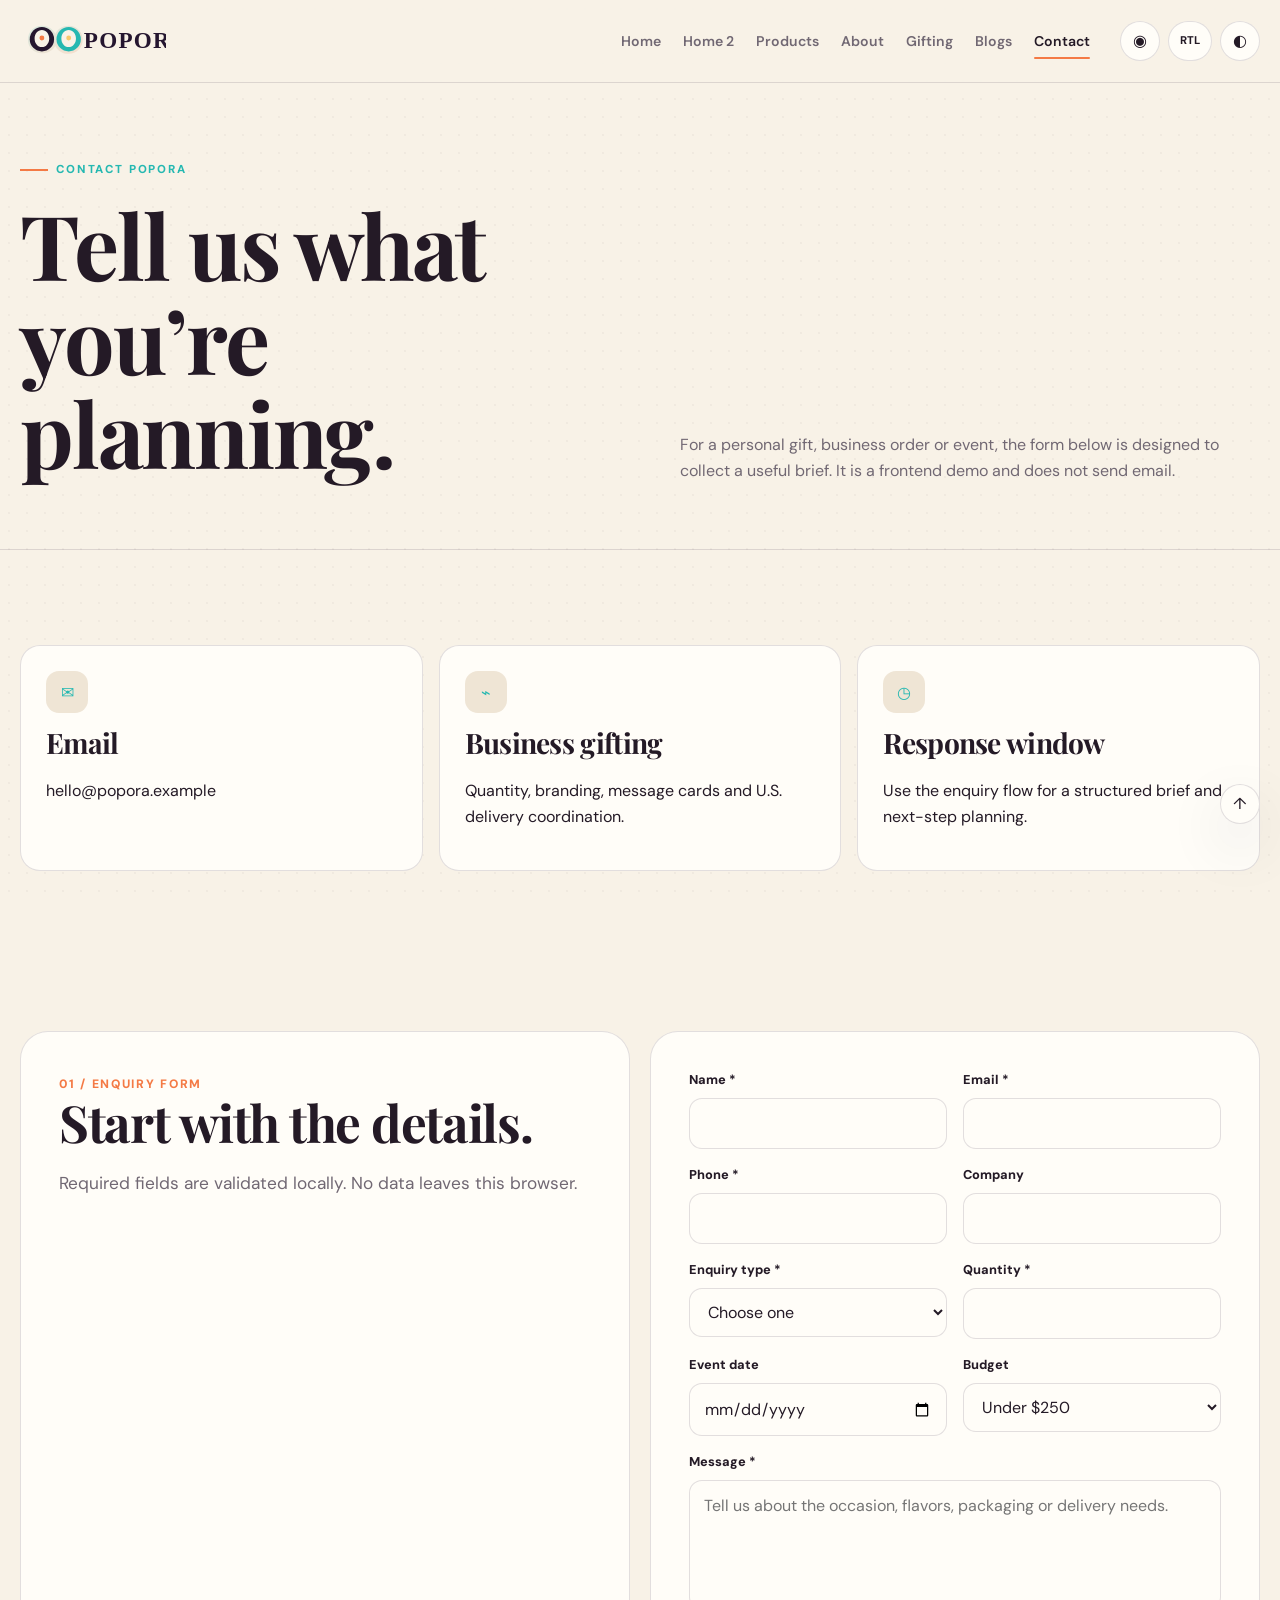
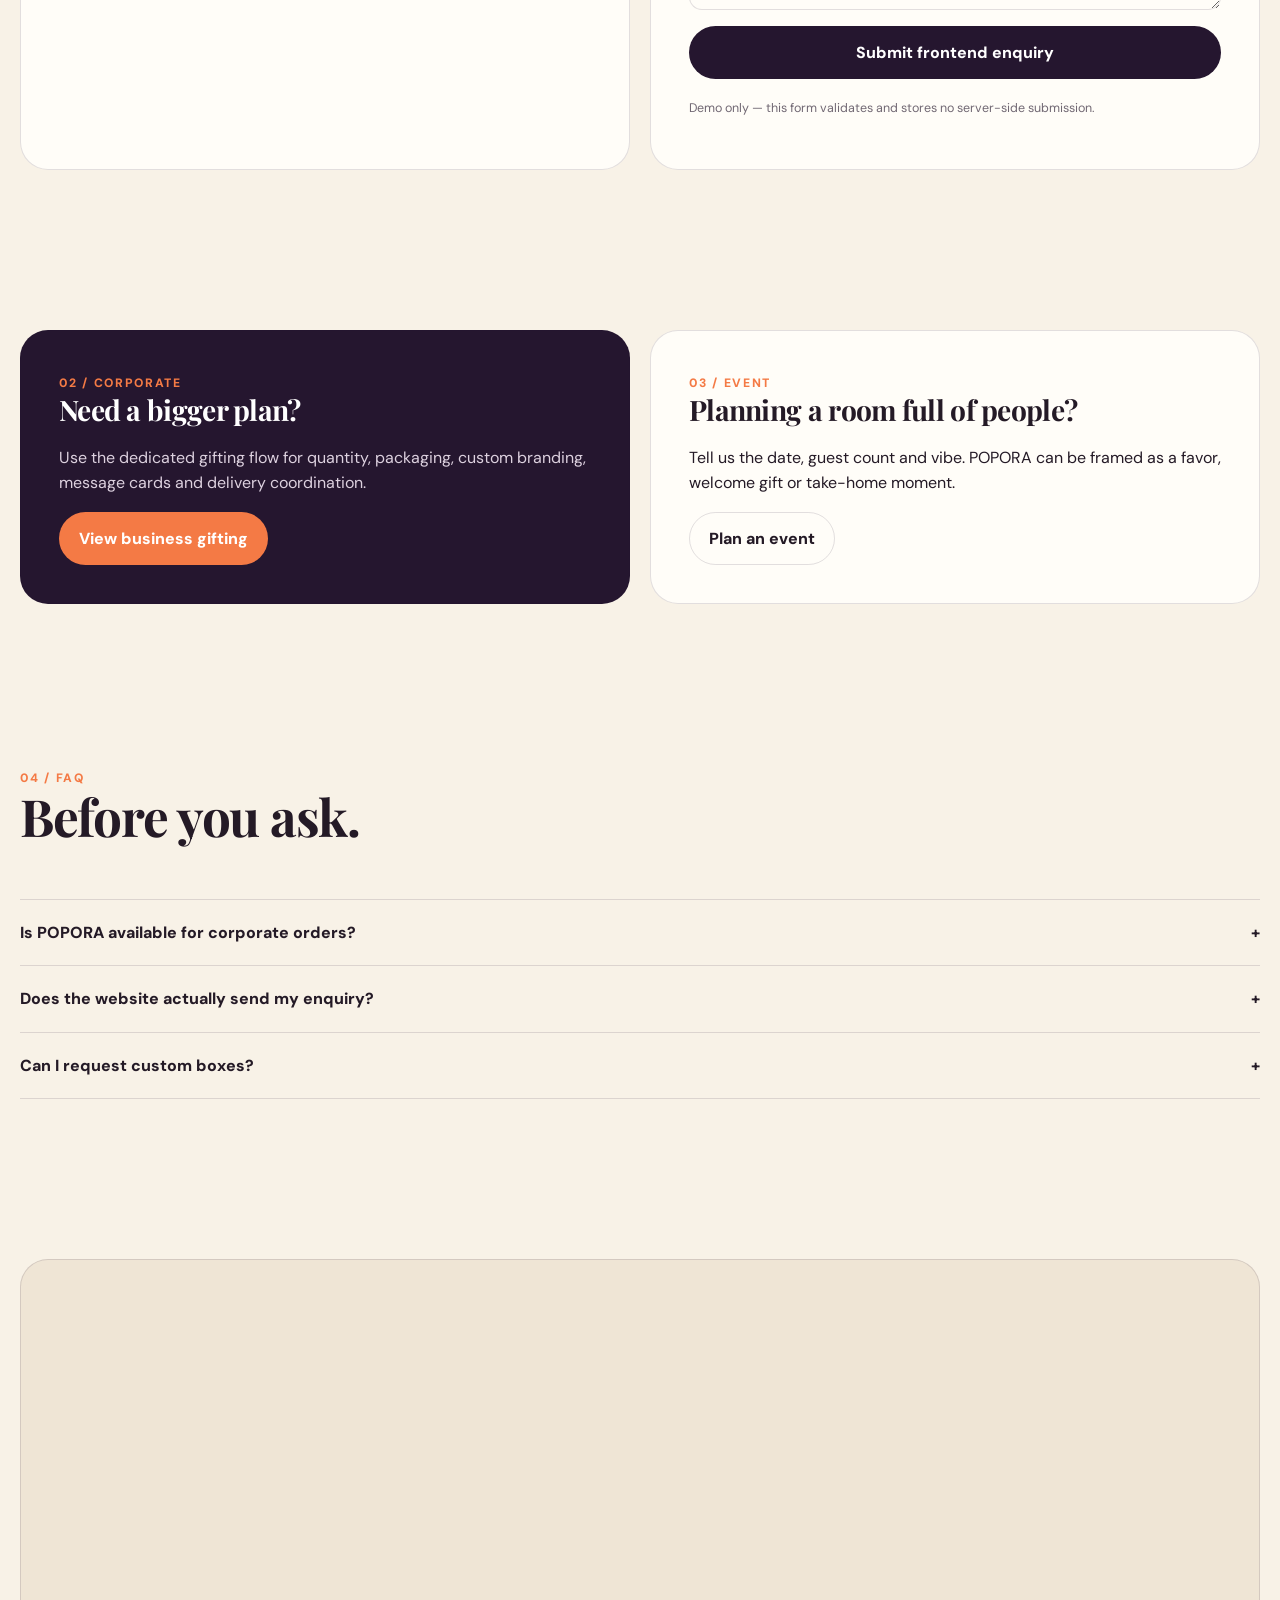
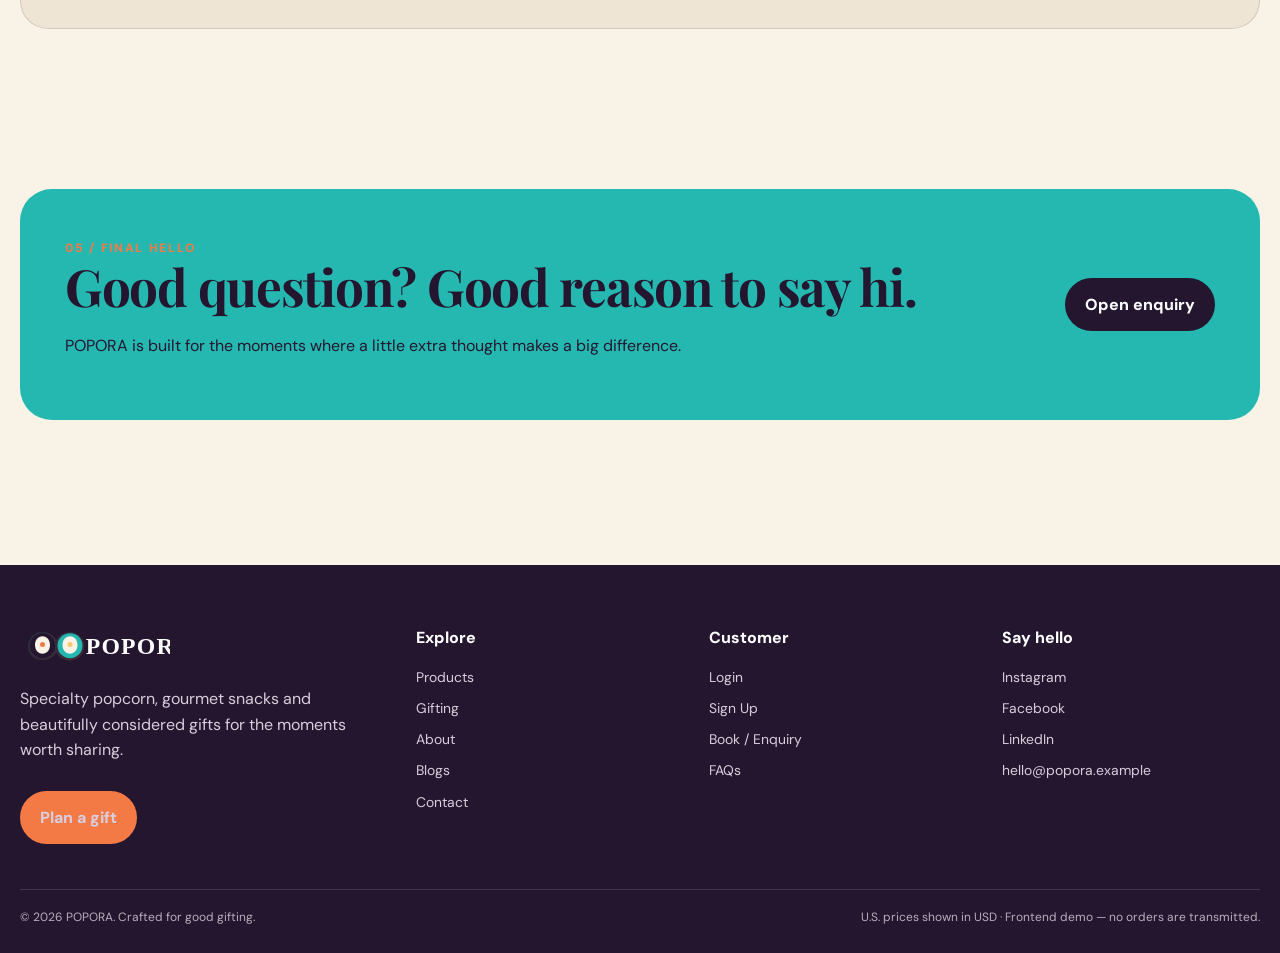
<file: contact.html>
<!doctype html>
<html lang="en" dir="ltr">
<head>
<meta charset="utf-8">
<meta name="viewport" content="width=device-width, initial-scale=1">
<title>Contact | POPORA</title>
<meta name="description" content="Contact POPORA for personal gifting, corporate gifting and event enquiries. Frontend-only enquiry form.">
<meta name="keywords" content="POPORA, gourmet popcorn, specialty snacks, gift boxes, corporate gifting, event gifting">
<meta name="robots" content="index,follow">
<meta name="author" content="POPORA">
<meta name="theme-color" content="#25162F">
<meta property="og:title" content="Contact | POPORA"><meta property="og:description" content="Contact POPORA for personal gifting, corporate gifting and event enquiries. Frontend-only enquiry form."><meta property="og:image" content="assets/logo.svg"><meta property="og:type" content="website"><meta property="og:url" content="https://popora.example/contact.html">
<meta name="twitter:card" content="summary_large_image"><meta name="twitter:title" content="Contact | POPORA"><meta name="twitter:description" content="Contact POPORA for personal gifting, corporate gifting and event enquiries. Frontend-only enquiry form.">
<link rel="canonical" href="https://popora.example/contact.html">
<link rel="icon" href="assets/favicon.svg" type="image/svg+xml">
<link rel="stylesheet" href="css/style.css">
</head><body>
<a class="skip-link" href="#main">Skip to content</a>
<header class="site-header" data-contact>
  <div class="container nav-wrap">
    <a class="brand" href="index.html" aria-label="POPORA home"><img class="brand-logo brand-logo-dark" src="assets/logo.svg" alt="POPORA"><img class="brand-logo brand-logo-light" src="assets/logo-light.svg" alt="" aria-hidden="true"></a>
    <nav class="nav" aria-label="Primary navigation"><a href="index.html" class="">Home</a><a href="home2.html" class="">Home 2</a><a href="products.html" class="">Products</a><a href="about.html" class="">About</a><a href="services.html" class="">Gifting</a><a href="blogs.html" class="">Blogs</a><a href="contact.html" class="active">Contact</a></nav>
    <div class="nav-tools">
      <button class="icon-btn" data-contact-toggle aria-label="Open account and contact menu" aria-expanded="false">◉</button>
      <button class="control-btn" data-dir-toggle aria-label="Switch text direction">RTL</button>
      <button class="icon-btn" data-theme-toggle aria-label="Switch color theme">◐</button>
      <button class="icon-btn hamburger" data-menu-toggle aria-label="Open navigation menu" aria-expanded="false">☰</button>
    </div>
    <div class="contact-pop" data-contact-pop role="menu">
      <a href="login.html">↳ <span>Login</span></a>
      <a href="signup.html">＋ <span>Sign Up</span></a>
      <a href="enquiry.html">✦ <span>Book / Enquiry</span></a>
    </div>
  </div>
  <div class="mobile-panel" data-mobile-panel><div class="container inner"><a href="index.html">Home</a><a href="home2.html">Home 2</a><a href="products.html">Products</a><a href="about.html">About</a><a href="services.html">Gifting</a><a href="blogs.html">Blogs</a><a href="contact.html">Contact</a></div></div>
</header><main id="main">
<section class="page-hero"><div class="container page-hero-grid"><div><span class="eyebrow">Contact POPORA</span><h1>Tell us what you’re planning.</h1></div><p>For a personal gift, business order or event, the form below is designed to collect a useful brief. It is a frontend demo and does not send email.</p></div></section>
<section class="section"><div class="container info-grid"><article class="info-card"><div class="info-icon">✉</div><h3>Email</h3><p>hello@popora.example</p></article><article class="info-card"><div class="info-icon">⌁</div><h3>Business gifting</h3><p>Quantity, branding, message cards and U.S. delivery coordination.</p></article><article class="info-card"><div class="info-icon">◷</div><h3>Response window</h3><p>Use the enquiry flow for a structured brief and next-step planning.</p></article></div></section>
<section class="section-tight"><div class="container split"><div class="panel"><span class="kicker">01 / enquiry form</span><h2>Start with the details.</h2><p class="lede">Required fields are validated locally. No data leaves this browser.</p></div><form class="panel form-grid" data-demo-form="contact"><div class="field"><label for="c-name">Name *</label><input id="c-name" required></div><div class="field"><label for="c-email">Email *</label><input id="c-email" type="email" required></div><div class="field"><label for="c-phone">Phone *</label><input id="c-phone" required></div><div class="field"><label for="c-company">Company</label><input id="c-company"></div><div class="field"><label for="c-type">Enquiry type *</label><select id="c-type" required><option value="">Choose one</option><option>Personal gifting</option><option>Corporate gifting</option><option>Event gifting</option><option>Custom box</option></select></div><div class="field"><label for="c-qty">Quantity *</label><input id="c-qty" type="number" min="1" required></div><div class="field"><label for="c-date">Event date</label><input id="c-date" type="date"></div><div class="field"><label for="c-budget">Budget</label><select id="c-budget"><option>Under $250</option><option>$250–$750</option><option>$750–$2,500</option><option>$2,500+</option></select></div><div class="field full"><label for="c-message">Message *</label><textarea id="c-message" required placeholder="Tell us about the occasion, flavors, packaging or delivery needs."></textarea></div><div class="field full"><button class="btn btn-primary" type="submit">Submit frontend enquiry</button><p class="form-note">Demo only — this form validates and stores no server-side submission.</p></div></form></div></section>
<section class="section"><div class="container split"><article class="panel dark"><span class="kicker">02 / corporate</span><h3>Need a bigger plan?</h3><p>Use the dedicated gifting flow for quantity, packaging, custom branding, message cards and delivery coordination.</p><a class="btn btn-accent" href="services.html">View business gifting</a></article><article class="panel"><span class="kicker">03 / event</span><h3>Planning a room full of people?</h3><p>Tell us the date, guest count and vibe. POPORA can be framed as a favor, welcome gift or take-home moment.</p><a class="btn btn-secondary" href="enquiry.html">Plan an event</a></article></div></section>
<section class="section-tight" id="faq"><div class="container"><div class="section-head"><div><span class="kicker">04 / FAQ</span><h2>Before you ask.</h2></div></div><div class="faq"><div class="faq-item"><button class="faq-q">Is POPORA available for corporate orders? <span>+</span></button><div class="faq-a">Yes. The frontend experience supports a corporate brief covering quantity, packaging, custom branding, message cards and delivery coordination.</div></div><div class="faq-item"><button class="faq-q">Does the website actually send my enquiry? <span>+</span></button><div class="faq-a">No. This is a frontend-only demo. The form validates locally and displays a success toast without claiming to transmit information.</div></div><div class="faq-item"><button class="faq-q">Can I request custom boxes? <span>+</span></button><div class="faq-a">Yes. Use the enquiry page to describe the occasion, quantity, budget and packaging direction.</div></div></div></div></section>
<section class="section"><div class="container map"><iframe title="U.S. map" loading="lazy" src="https://www.google.com/maps?q=New%20York%20City&output=embed"></iframe></div></section>
<section class="section-tight"><div class="container"><div class="cta-band"><div><span class="kicker">05 / final hello</span><h2>Good question? Good reason to say hi.</h2><p>POPORA is built for the moments where a little extra thought makes a big difference.</p></div><a class="btn btn-primary" href="enquiry.html">Open enquiry</a></div></div></section>
</main>
<footer class="site-footer">
 <div class="container">
  <div class="footer-grid">
   <div class="footer-brand"><img class="footer-logo" src="assets/logo-light.svg" alt="POPORA"><p>Specialty popcorn, gourmet snacks and beautifully considered gifts for the moments worth sharing.</p><div class="actions"><a class="btn btn-accent" href="enquiry.html">Plan a gift</a></div></div>
   <div><div class="footer-title">Explore</div><div class="footer-links"><a href="products.html">Products</a><a href="services.html">Gifting</a><a href="about.html">About</a><a href="blogs.html">Blogs</a><a href="contact.html">Contact</a></div></div>
   <div><div class="footer-title">Customer</div><div class="footer-links"><a href="login.html">Login</a><a href="signup.html">Sign Up</a><a href="enquiry.html">Book / Enquiry</a><a href="contact.html#faq">FAQs</a></div></div>
   <div><div class="footer-title">Say hello</div><div class="footer-links"><a href="#">Instagram</a><a href="#">Facebook</a><a href="#">LinkedIn</a><a href="mailto:hello@popora.example">hello@popora.example</a></div></div>
  </div>
  <div class="footer-bottom"><span>© <span data-year></span> POPORA. Crafted for good gifting.</span><span>U.S. prices shown in USD · Frontend demo — no orders are transmitted.</span></div>
 </div>
</footer>
<div class="toast" role="status" aria-live="polite"></div>
<button class="icon-btn" data-top hidden style="position:fixed;right:20px;bottom:76px;z-index:1500;box-shadow:var(--shadow)" aria-label="Back to top">↑</button>
<script src="js/script.js"></script></body></html>
</file>
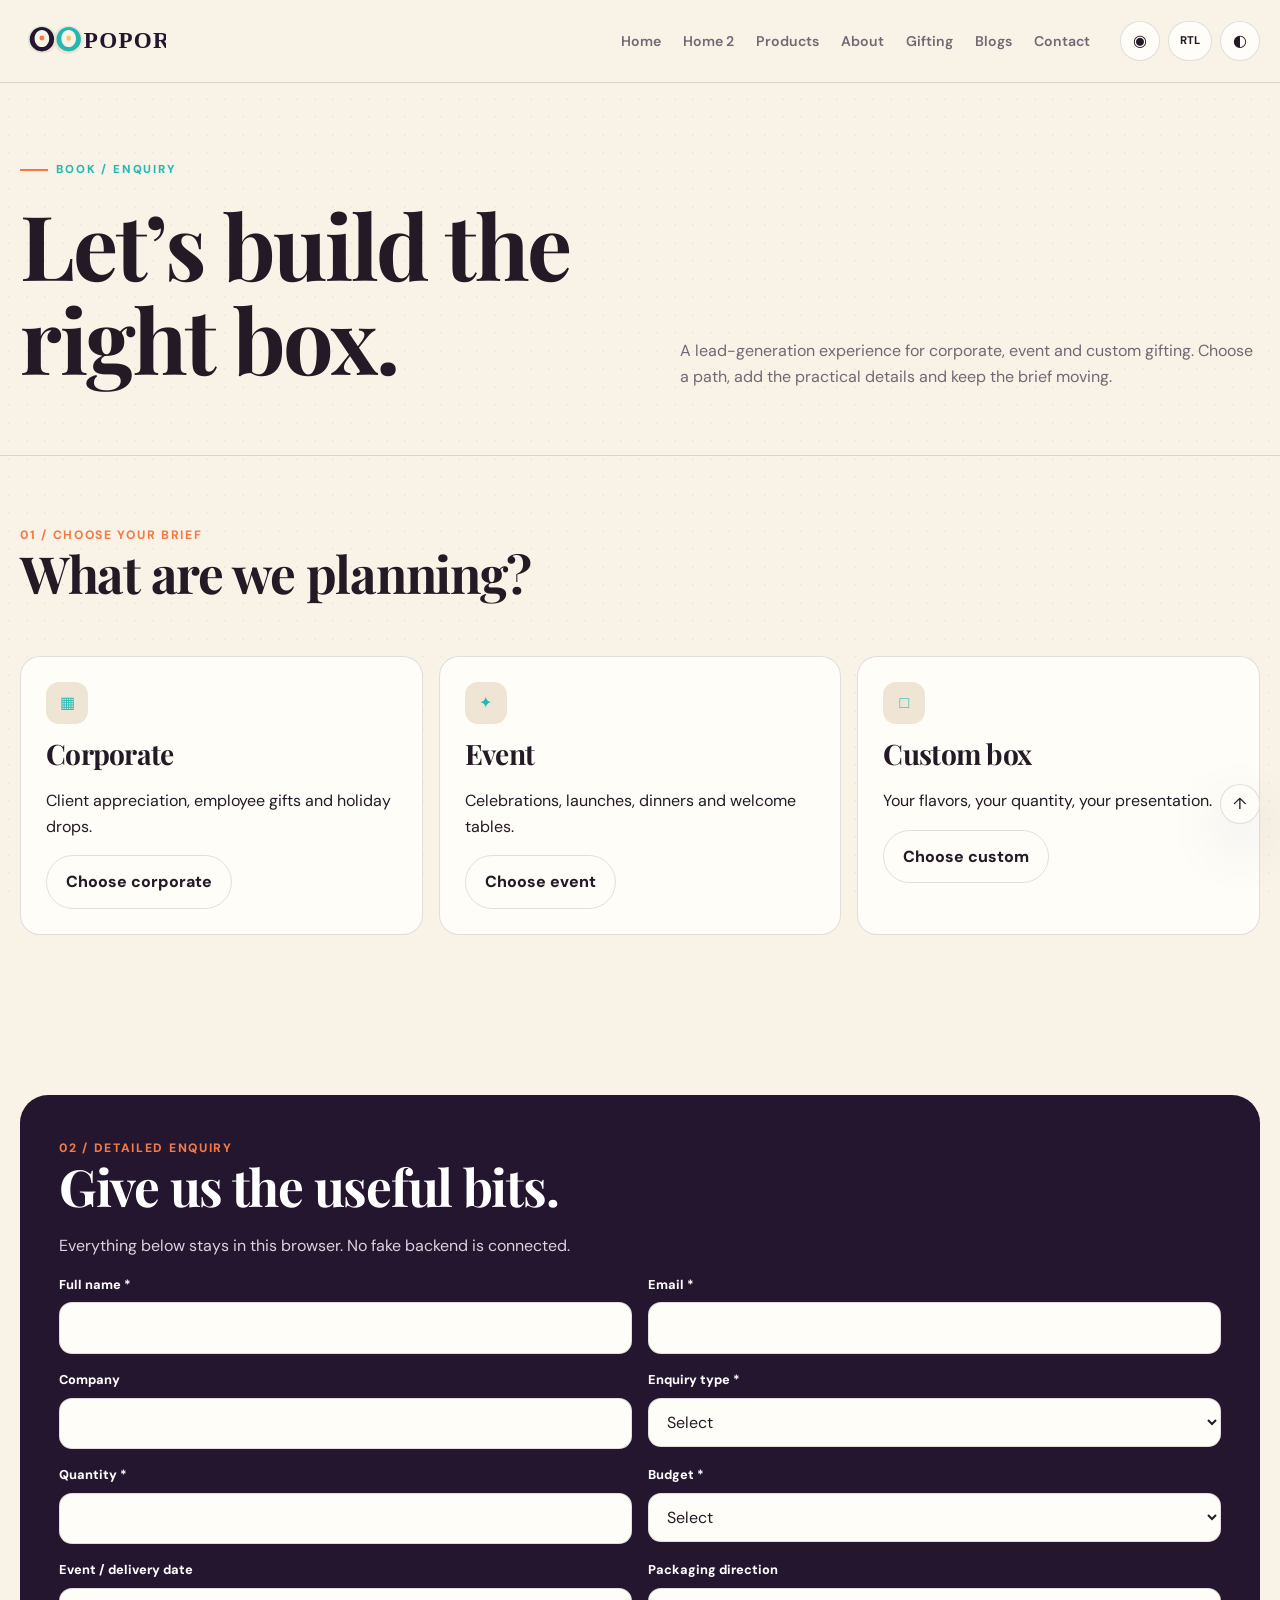
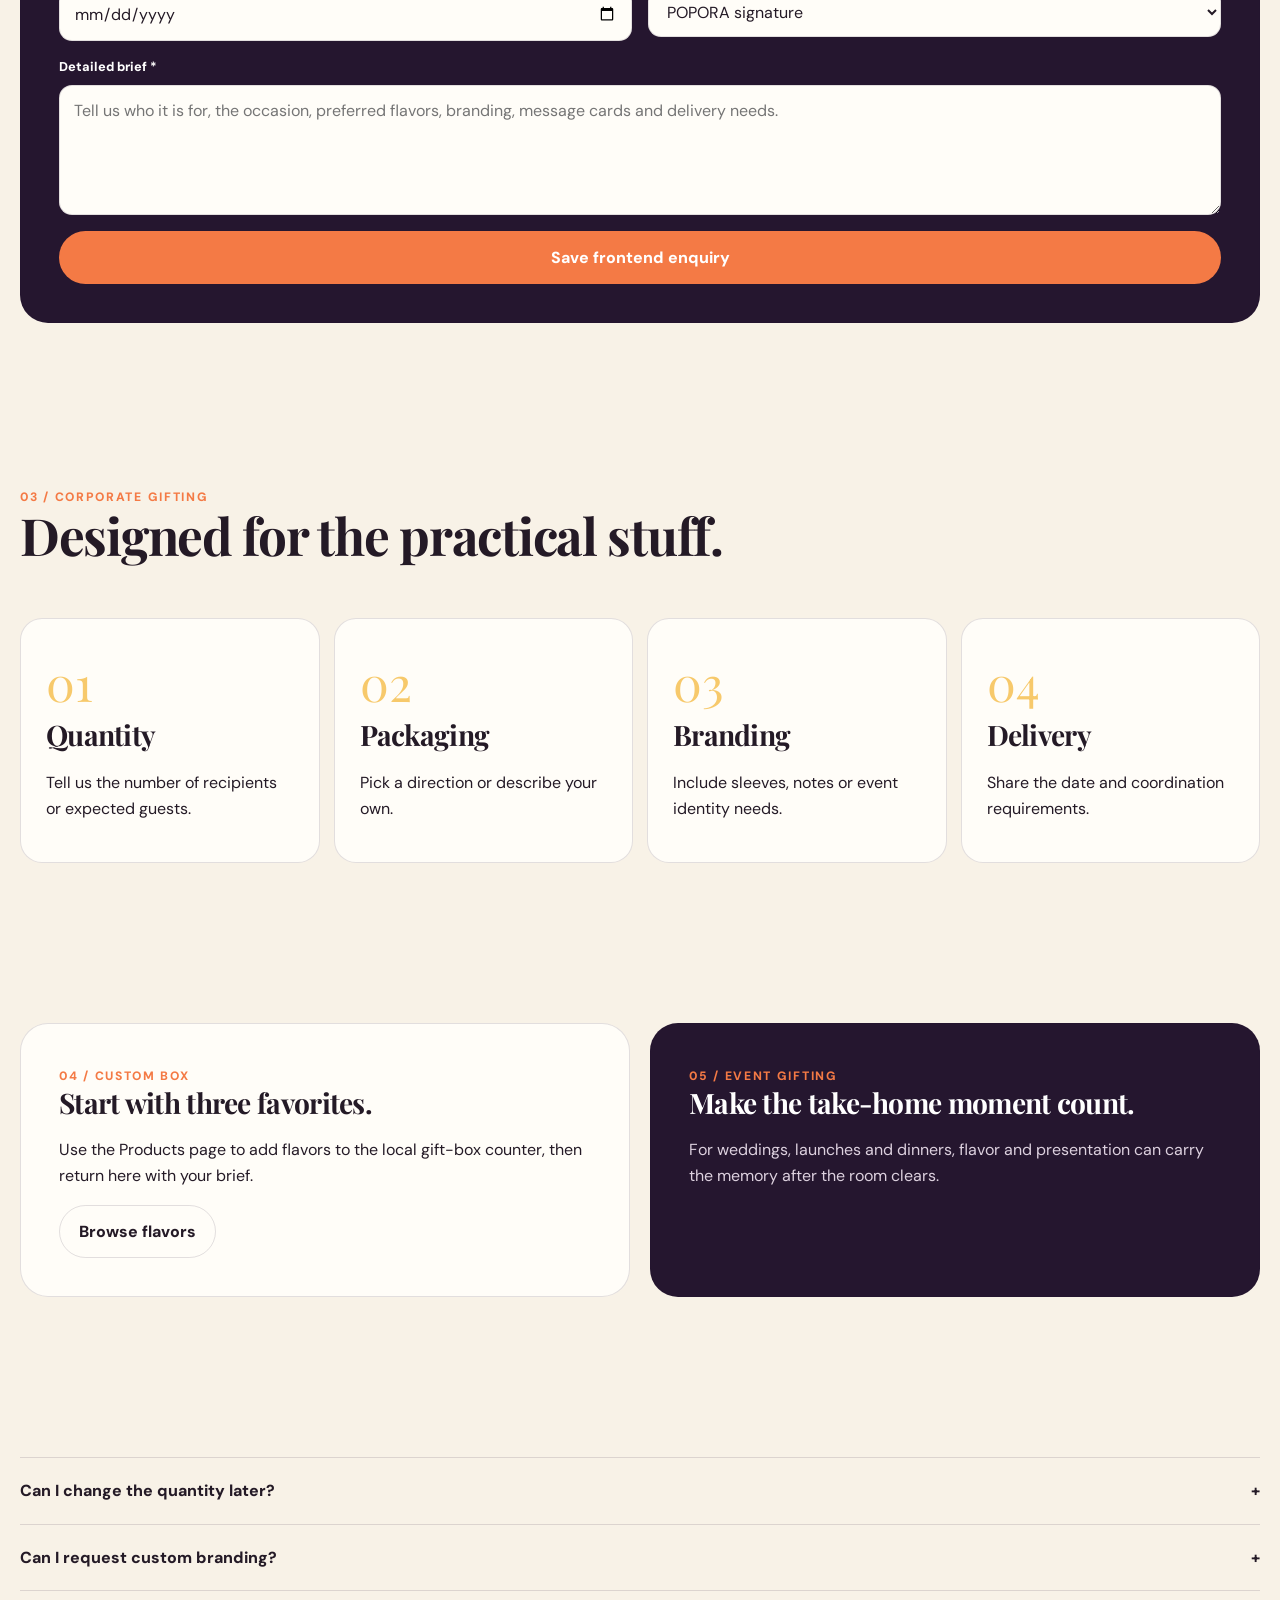
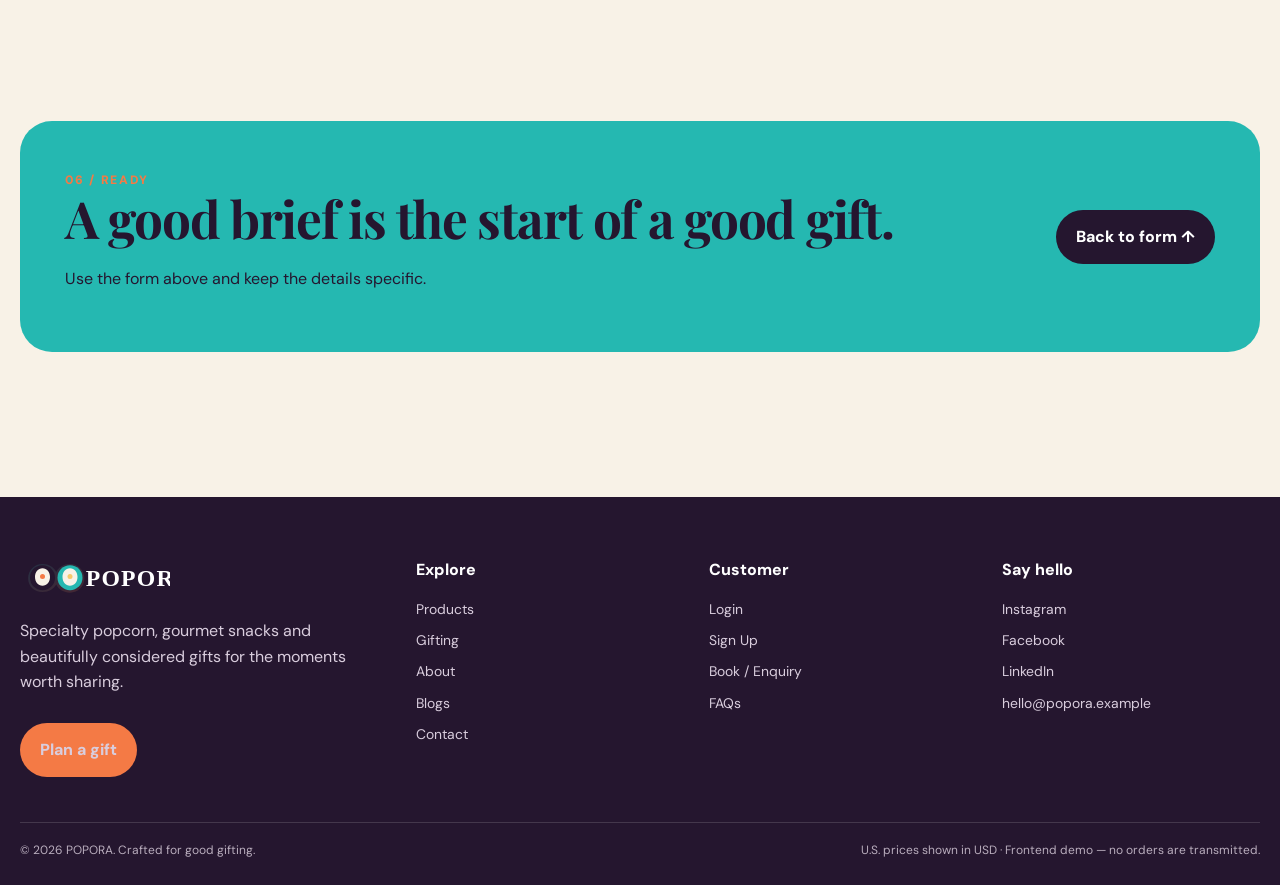
<file: enquiry.html>
<!doctype html>
<html lang="en" dir="ltr">
<head>
<meta charset="utf-8">
<meta name="viewport" content="width=device-width, initial-scale=1">
<title>Enquiry / Book | POPORA</title>
<meta name="description" content="Start a POPORA gifting enquiry for corporate, event or custom gift boxes.">
<meta name="keywords" content="POPORA, gourmet popcorn, specialty snacks, gift boxes, corporate gifting, event gifting">
<meta name="robots" content="index,follow">
<meta name="author" content="POPORA">
<meta name="theme-color" content="#25162F">
<meta property="og:title" content="Enquiry / Book | POPORA"><meta property="og:description" content="Start a POPORA gifting enquiry for corporate, event or custom gift boxes."><meta property="og:image" content="assets/logo.svg"><meta property="og:type" content="website"><meta property="og:url" content="https://popora.example/enquiry--book.html">
<meta name="twitter:card" content="summary_large_image"><meta name="twitter:title" content="Enquiry / Book | POPORA"><meta name="twitter:description" content="Start a POPORA gifting enquiry for corporate, event or custom gift boxes.">
<link rel="canonical" href="https://popora.example/enquiry--book.html">
<link rel="icon" href="assets/favicon.svg" type="image/svg+xml">
<link rel="stylesheet" href="css/style.css">
</head><body>
<a class="skip-link" href="#main">Skip to content</a>
<header class="site-header" data-contact>
  <div class="container nav-wrap">
    <a class="brand" href="index.html" aria-label="POPORA home"><img class="brand-logo brand-logo-dark" src="assets/logo.svg" alt="POPORA"><img class="brand-logo brand-logo-light" src="assets/logo-light.svg" alt="" aria-hidden="true"></a>
    <nav class="nav" aria-label="Primary navigation"><a href="index.html" class="">Home</a><a href="home2.html" class="">Home 2</a><a href="products.html" class="">Products</a><a href="about.html" class="">About</a><a href="services.html" class="">Gifting</a><a href="blogs.html" class="">Blogs</a><a href="contact.html" class="">Contact</a></nav>
    <div class="nav-tools">
      <button class="icon-btn" data-contact-toggle aria-label="Open account and contact menu" aria-expanded="false">◉</button>
      <button class="control-btn" data-dir-toggle aria-label="Switch text direction">RTL</button>
      <button class="icon-btn" data-theme-toggle aria-label="Switch color theme">◐</button>
      <button class="icon-btn hamburger" data-menu-toggle aria-label="Open navigation menu" aria-expanded="false">☰</button>
    </div>
    <div class="contact-pop" data-contact-pop role="menu">
      <a href="login.html">↳ <span>Login</span></a>
      <a href="signup.html">＋ <span>Sign Up</span></a>
      <a href="enquiry.html">✦ <span>Book / Enquiry</span></a>
    </div>
  </div>
  <div class="mobile-panel" data-mobile-panel><div class="container inner"><a href="index.html">Home</a><a href="home2.html">Home 2</a><a href="products.html">Products</a><a href="about.html">About</a><a href="services.html">Gifting</a><a href="blogs.html">Blogs</a><a href="contact.html">Contact</a></div></div>
</header><main id="main">
<section class="page-hero"><div class="container page-hero-grid"><div><span class="eyebrow">Book / Enquiry</span><h1>Let’s build the right box.</h1></div><p>A lead-generation experience for corporate, event and custom gifting. Choose a path, add the practical details and keep the brief moving.</p></div></section>
<section class="section-tight"><div class="container"><div class="section-head"><div><span class="kicker">01 / choose your brief</span><h2>What are we planning?</h2></div></div><div class="info-grid"><article class="info-card"><div class="info-icon">▦</div><h3>Corporate</h3><p>Client appreciation, employee gifts and holiday drops.</p><a class="btn btn-secondary" href="#form">Choose corporate</a></article><article class="info-card"><div class="info-icon">✦</div><h3>Event</h3><p>Celebrations, launches, dinners and welcome tables.</p><a class="btn btn-secondary" href="#form">Choose event</a></article><article class="info-card"><div class="info-icon">□</div><h3>Custom box</h3><p>Your flavors, your quantity, your presentation.</p><a class="btn btn-secondary" href="#form">Choose custom</a></article></div></div></section>
<section class="section" id="form"><div class="container"><div class="panel dark"><span class="kicker">02 / detailed enquiry</span><h2>Give us the useful bits.</h2><p style="color:#ddd1df">Everything below stays in this browser. No fake backend is connected.</p><form class="form-grid" data-demo-form="enquiry"><div class="field"><label for="e-name">Full name *</label><input id="e-name" required></div><div class="field"><label for="e-email">Email *</label><input id="e-email" type="email" required></div><div class="field"><label for="e-company">Company</label><input id="e-company"></div><div class="field"><label for="e-type">Enquiry type *</label><select id="e-type" required><option value="">Select</option><option>Corporate gifting</option><option>Event gifting</option><option>Custom box</option></select></div><div class="field"><label for="e-qty">Quantity *</label><input id="e-qty" type="number" min="1" required></div><div class="field"><label for="e-budget">Budget *</label><select id="e-budget" required><option value="">Select</option><option>Under $250</option><option>$250–$750</option><option>$750–$2,500</option><option>$2,500+</option></select></div><div class="field"><label for="e-date">Event / delivery date</label><input id="e-date" type="date"></div><div class="field"><label for="e-pack">Packaging direction</label><select id="e-pack"><option>POPORA signature</option><option>Minimal & premium</option><option>Bright & celebratory</option><option>Custom branded</option></select></div><div class="field full"><label for="e-message">Detailed brief *</label><textarea id="e-message" required placeholder="Tell us who it is for, the occasion, preferred flavors, branding, message cards and delivery needs."></textarea></div><div class="field full"><button class="btn btn-accent" type="submit">Save frontend enquiry</button></div></form></div></div></section>
<section class="section-tight"><div class="container"><div class="section-head"><div><span class="kicker">03 / corporate gifting</span><h2>Designed for the practical stuff.</h2></div></div><div class="steps"><article class="step"><span class="step-num">01</span><h3>Quantity</h3><p>Tell us the number of recipients or expected guests.</p></article><article class="step"><span class="step-num">02</span><h3>Packaging</h3><p>Pick a direction or describe your own.</p></article><article class="step"><span class="step-num">03</span><h3>Branding</h3><p>Include sleeves, notes or event identity needs.</p></article><article class="step"><span class="step-num">04</span><h3>Delivery</h3><p>Share the date and coordination requirements.</p></article></div></div></section>
<section class="section"><div class="container split"><article class="panel"><span class="kicker">04 / custom box</span><h3>Start with three favorites.</h3><p>Use the Products page to add flavors to the local gift-box counter, then return here with your brief.</p><a class="btn btn-secondary" href="products.html">Browse flavors</a></article><article class="panel dark"><span class="kicker">05 / event gifting</span><h3>Make the take-home moment count.</h3><p>For weddings, launches and dinners, flavor and presentation can carry the memory after the room clears.</p></article></div></section>
<section class="section-tight"><div class="container"><div class="faq"><div class="faq-item"><button class="faq-q">Can I change the quantity later? <span>+</span></button><div class="faq-a">Yes. Because this is a frontend demo, simply update the form before submitting again.</div></div><div class="faq-item"><button class="faq-q">Can I request custom branding? <span>+</span></button><div class="faq-a">Yes. Select custom branded packaging and describe your needs in the detailed brief.</div></div></div></div></section>
<section class="section-tight"><div class="container"><div class="cta-band"><div><span class="kicker">06 / ready</span><h2>A good brief is the start of a good gift.</h2><p>Use the form above and keep the details specific.</p></div><a class="btn btn-primary" href="#form">Back to form ↑</a></div></div></section>
</main>
<footer class="site-footer">
 <div class="container">
  <div class="footer-grid">
   <div class="footer-brand"><img class="footer-logo" src="assets/logo-light.svg" alt="POPORA"><p>Specialty popcorn, gourmet snacks and beautifully considered gifts for the moments worth sharing.</p><div class="actions"><a class="btn btn-accent" href="enquiry.html">Plan a gift</a></div></div>
   <div><div class="footer-title">Explore</div><div class="footer-links"><a href="products.html">Products</a><a href="services.html">Gifting</a><a href="about.html">About</a><a href="blogs.html">Blogs</a><a href="contact.html">Contact</a></div></div>
   <div><div class="footer-title">Customer</div><div class="footer-links"><a href="login.html">Login</a><a href="signup.html">Sign Up</a><a href="enquiry.html">Book / Enquiry</a><a href="contact.html#faq">FAQs</a></div></div>
   <div><div class="footer-title">Say hello</div><div class="footer-links"><a href="#">Instagram</a><a href="#">Facebook</a><a href="#">LinkedIn</a><a href="mailto:hello@popora.example">hello@popora.example</a></div></div>
  </div>
  <div class="footer-bottom"><span>© <span data-year></span> POPORA. Crafted for good gifting.</span><span>U.S. prices shown in USD · Frontend demo — no orders are transmitted.</span></div>
 </div>
</footer>
<div class="toast" role="status" aria-live="polite"></div>
<button class="icon-btn" data-top hidden style="position:fixed;right:20px;bottom:76px;z-index:1500;box-shadow:var(--shadow)" aria-label="Back to top">↑</button>
<script src="js/script.js"></script></body></html>
</file>
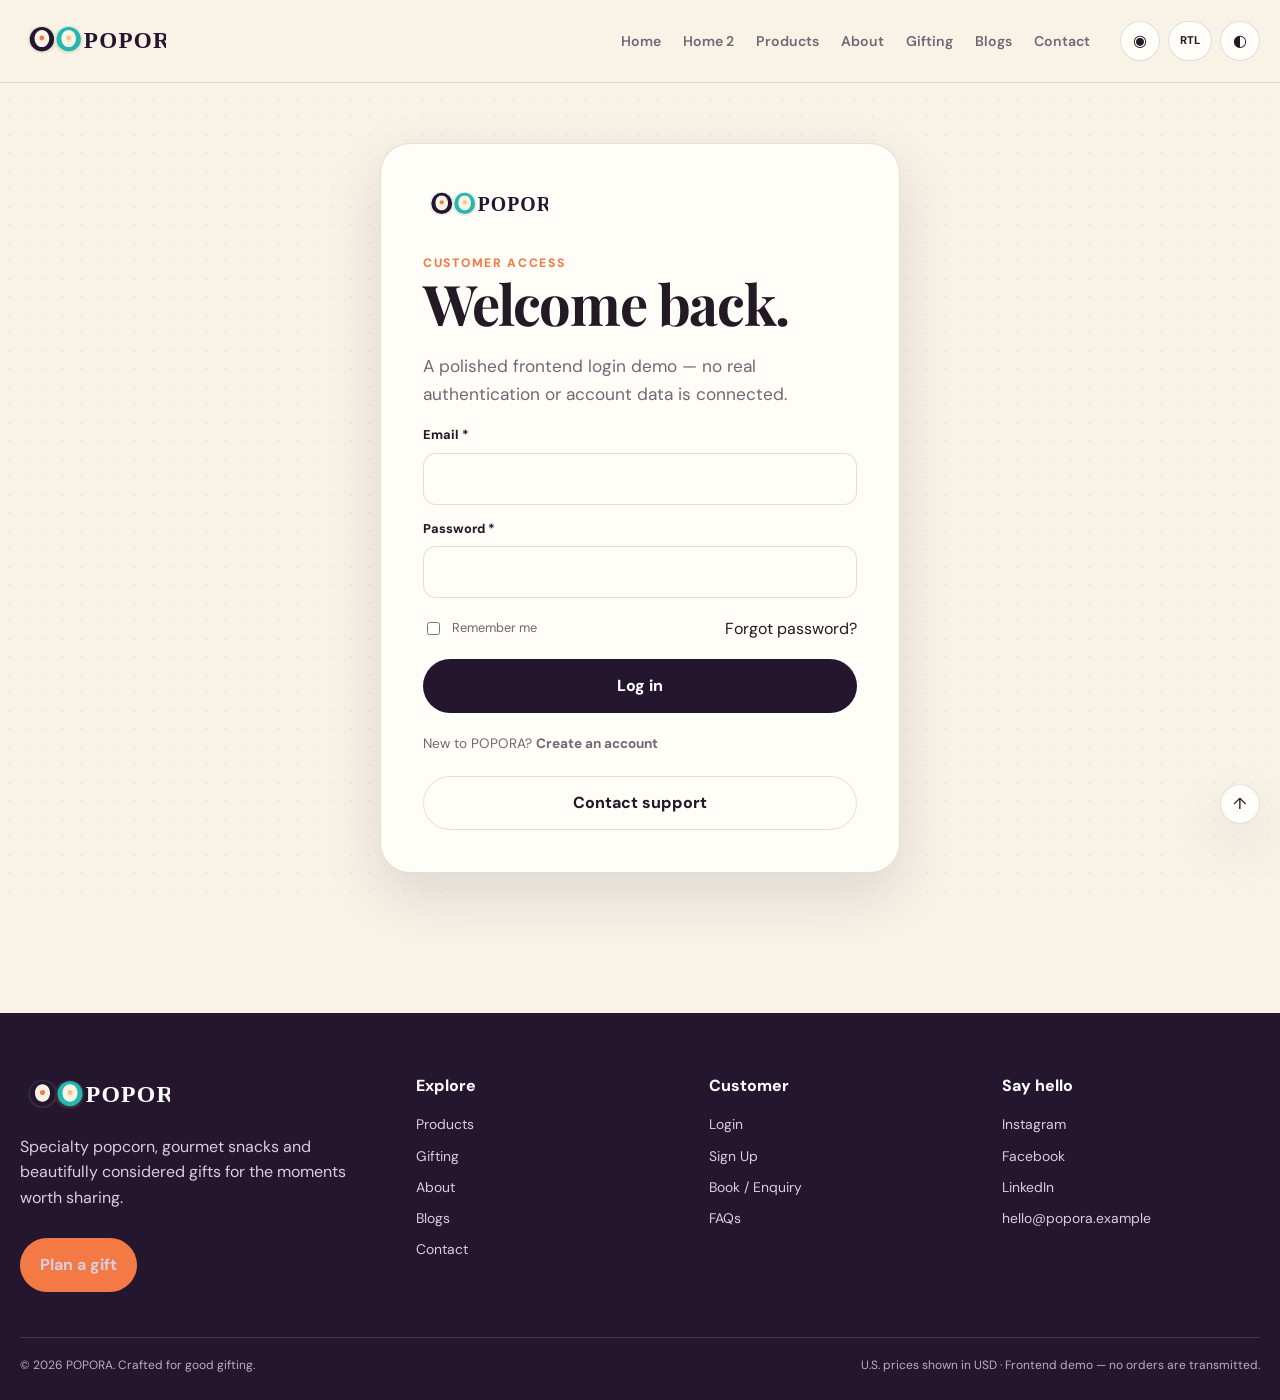
<file: login.html>
<!doctype html>
<html lang="en" dir="ltr">
<head>
<meta charset="utf-8">
<meta name="viewport" content="width=device-width, initial-scale=1">
<title>Login | POPORA</title>
<meta name="description" content="POPORA customer login demo. Frontend-only interface with local validation.">
<meta name="keywords" content="POPORA, gourmet popcorn, specialty snacks, gift boxes, corporate gifting, event gifting">
<meta name="robots" content="index,follow">
<meta name="author" content="POPORA">
<meta name="theme-color" content="#25162F">
<meta property="og:title" content="Login | POPORA"><meta property="og:description" content="POPORA customer login demo. Frontend-only interface with local validation."><meta property="og:image" content="assets/logo.svg"><meta property="og:type" content="website"><meta property="og:url" content="https://popora.example/login.html">
<meta name="twitter:card" content="summary_large_image"><meta name="twitter:title" content="Login | POPORA"><meta name="twitter:description" content="POPORA customer login demo. Frontend-only interface with local validation.">
<link rel="canonical" href="https://popora.example/login.html">
<link rel="icon" href="assets/favicon.svg" type="image/svg+xml">
<link rel="stylesheet" href="css/style.css">
</head><body>
<a class="skip-link" href="#main">Skip to content</a>
<header class="site-header" data-contact>
  <div class="container nav-wrap">
    <a class="brand" href="index.html" aria-label="POPORA home"><img class="brand-logo brand-logo-dark" src="assets/logo.svg" alt="POPORA"><img class="brand-logo brand-logo-light" src="assets/logo-light.svg" alt="" aria-hidden="true"></a>
    <nav class="nav" aria-label="Primary navigation"><a href="index.html" class="">Home</a><a href="home2.html" class="">Home 2</a><a href="products.html" class="">Products</a><a href="about.html" class="">About</a><a href="services.html" class="">Gifting</a><a href="blogs.html" class="">Blogs</a><a href="contact.html" class="">Contact</a></nav>
    <div class="nav-tools">
      <button class="icon-btn" data-contact-toggle aria-label="Open account and contact menu" aria-expanded="false">◉</button>
      <button class="control-btn" data-dir-toggle aria-label="Switch text direction">RTL</button>
      <button class="icon-btn" data-theme-toggle aria-label="Switch color theme">◐</button>
      <button class="icon-btn hamburger" data-menu-toggle aria-label="Open navigation menu" aria-expanded="false">☰</button>
    </div>
    <div class="contact-pop" data-contact-pop role="menu">
      <a href="login.html">↳ <span>Login</span></a>
      <a href="signup.html">＋ <span>Sign Up</span></a>
      <a href="enquiry.html">✦ <span>Book / Enquiry</span></a>
    </div>
  </div>
  <div class="mobile-panel" data-mobile-panel><div class="container inner"><a href="index.html">Home</a><a href="home2.html">Home 2</a><a href="products.html">Products</a><a href="about.html">About</a><a href="services.html">Gifting</a><a href="blogs.html">Blogs</a><a href="contact.html">Contact</a></div></div>
</header><main id="main">
<section class="auth-shell"><div class="auth-card"><img class="logo-small" src="assets/logo.svg" alt="POPORA"><span class="kicker">Customer access</span><h1 style="font-size:3.5rem">Welcome back.</h1><p class="lede">A polished frontend login demo — no real authentication or account data is connected.</p><form data-demo-form="login"><div class="field"><label for="l-email">Email *</label><input id="l-email" type="email" required autocomplete="email"></div><div class="field" style="margin-top:14px"><label for="l-password">Password *</label><input id="l-password" type="password" required minlength="6" autocomplete="current-password"></div><div style="display:flex;justify-content:space-between;gap:12px;align-items:center;margin:18px 0"><label class="check"><input type="checkbox" id="remember"> Remember me</label><a href="contact.html">Forgot password?</a></div><button class="btn btn-primary" style="width:100%" type="submit">Log in</button></form><p style="margin-top:20px;color:var(--muted);font-size:.85rem">New to POPORA? <a href="signup.html"><strong>Create an account</strong></a></p><a class="btn btn-secondary" style="width:100%;margin-top:8px" href="contact.html">Contact support</a></div></section>
</main>
<footer class="site-footer">
 <div class="container">
  <div class="footer-grid">
   <div class="footer-brand"><img class="footer-logo" src="assets/logo-light.svg" alt="POPORA"><p>Specialty popcorn, gourmet snacks and beautifully considered gifts for the moments worth sharing.</p><div class="actions"><a class="btn btn-accent" href="enquiry.html">Plan a gift</a></div></div>
   <div><div class="footer-title">Explore</div><div class="footer-links"><a href="products.html">Products</a><a href="services.html">Gifting</a><a href="about.html">About</a><a href="blogs.html">Blogs</a><a href="contact.html">Contact</a></div></div>
   <div><div class="footer-title">Customer</div><div class="footer-links"><a href="login.html">Login</a><a href="signup.html">Sign Up</a><a href="enquiry.html">Book / Enquiry</a><a href="contact.html#faq">FAQs</a></div></div>
   <div><div class="footer-title">Say hello</div><div class="footer-links"><a href="#">Instagram</a><a href="#">Facebook</a><a href="#">LinkedIn</a><a href="mailto:hello@popora.example">hello@popora.example</a></div></div>
  </div>
  <div class="footer-bottom"><span>© <span data-year></span> POPORA. Crafted for good gifting.</span><span>U.S. prices shown in USD · Frontend demo — no orders are transmitted.</span></div>
 </div>
</footer>
<div class="toast" role="status" aria-live="polite"></div>
<button class="icon-btn" data-top hidden style="position:fixed;right:20px;bottom:76px;z-index:1500;box-shadow:var(--shadow)" aria-label="Back to top">↑</button>
<script src="js/script.js"></script></body></html>
</file>
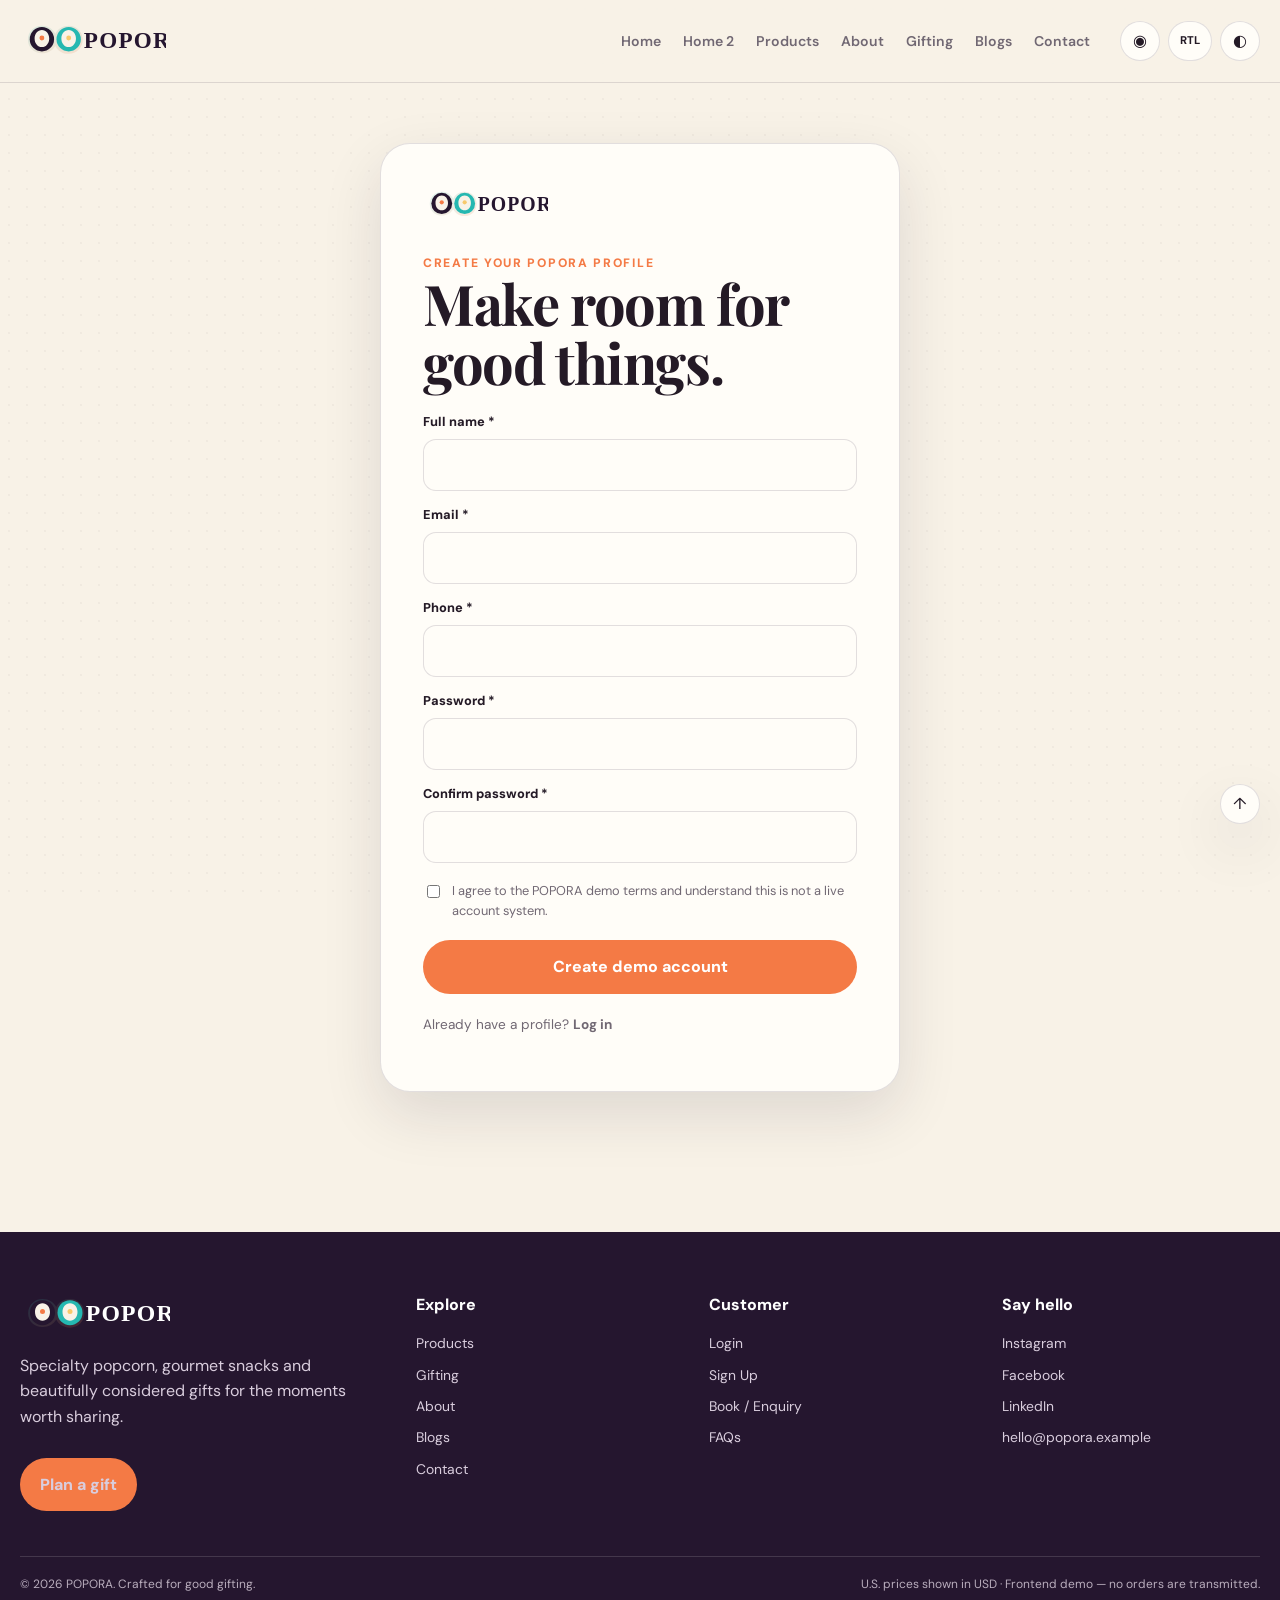
<file: signup.html>
<!doctype html>
<html lang="en" dir="ltr">
<head>
<meta charset="utf-8">
<meta name="viewport" content="width=device-width, initial-scale=1">
<title>Sign Up | POPORA</title>
<meta name="description" content="Create a POPORA demo customer profile using frontend-only validation.">
<meta name="keywords" content="POPORA, gourmet popcorn, specialty snacks, gift boxes, corporate gifting, event gifting">
<meta name="robots" content="index,follow">
<meta name="author" content="POPORA">
<meta name="theme-color" content="#25162F">
<meta property="og:title" content="Sign Up | POPORA"><meta property="og:description" content="Create a POPORA demo customer profile using frontend-only validation."><meta property="og:image" content="assets/logo.svg"><meta property="og:type" content="website"><meta property="og:url" content="https://popora.example/sign-up.html">
<meta name="twitter:card" content="summary_large_image"><meta name="twitter:title" content="Sign Up | POPORA"><meta name="twitter:description" content="Create a POPORA demo customer profile using frontend-only validation.">
<link rel="canonical" href="https://popora.example/sign-up.html">
<link rel="icon" href="assets/favicon.svg" type="image/svg+xml">
<link rel="stylesheet" href="css/style.css">
</head><body>
<a class="skip-link" href="#main">Skip to content</a>
<header class="site-header" data-contact>
  <div class="container nav-wrap">
    <a class="brand" href="index.html" aria-label="POPORA home"><img class="brand-logo brand-logo-dark" src="assets/logo.svg" alt="POPORA"><img class="brand-logo brand-logo-light" src="assets/logo-light.svg" alt="" aria-hidden="true"></a>
    <nav class="nav" aria-label="Primary navigation"><a href="index.html" class="">Home</a><a href="home2.html" class="">Home 2</a><a href="products.html" class="">Products</a><a href="about.html" class="">About</a><a href="services.html" class="">Gifting</a><a href="blogs.html" class="">Blogs</a><a href="contact.html" class="">Contact</a></nav>
    <div class="nav-tools">
      <button class="icon-btn" data-contact-toggle aria-label="Open account and contact menu" aria-expanded="false">◉</button>
      <button class="control-btn" data-dir-toggle aria-label="Switch text direction">RTL</button>
      <button class="icon-btn" data-theme-toggle aria-label="Switch color theme">◐</button>
      <button class="icon-btn hamburger" data-menu-toggle aria-label="Open navigation menu" aria-expanded="false">☰</button>
    </div>
    <div class="contact-pop" data-contact-pop role="menu">
      <a href="login.html">↳ <span>Login</span></a>
      <a href="signup.html">＋ <span>Sign Up</span></a>
      <a href="enquiry.html">✦ <span>Book / Enquiry</span></a>
    </div>
  </div>
  <div class="mobile-panel" data-mobile-panel><div class="container inner"><a href="index.html">Home</a><a href="home2.html">Home 2</a><a href="products.html">Products</a><a href="about.html">About</a><a href="services.html">Gifting</a><a href="blogs.html">Blogs</a><a href="contact.html">Contact</a></div></div>
</header><main id="main">
<section class="auth-shell"><div class="auth-card"><img class="logo-small" src="assets/logo.svg" alt="POPORA"><span class="kicker">Create your POPORA profile</span><h1 style="font-size:3.5rem">Make room for good things.</h1><form data-demo-form="signup"><div class="field"><label for="s-name">Full name *</label><input id="s-name" required autocomplete="name"></div><div class="field" style="margin-top:14px"><label for="s-email">Email *</label><input id="s-email" type="email" required autocomplete="email"></div><div class="field" style="margin-top:14px"><label for="s-phone">Phone *</label><input id="s-phone" required autocomplete="tel"></div><div class="field" style="margin-top:14px"><label for="s-password">Password *</label><input id="s-password" type="password" minlength="6" required autocomplete="new-password"></div><div class="field" style="margin-top:14px"><label for="s-confirm">Confirm password *</label><input id="s-confirm" type="password" minlength="6" required autocomplete="new-password"></div><label class="check" style="margin:18px 0"><input type="checkbox" required> I agree to the POPORA demo terms and understand this is not a live account system.</label><button class="btn btn-accent" style="width:100%" type="submit">Create demo account</button></form><p style="margin-top:20px;color:var(--muted);font-size:.85rem">Already have a profile? <a href="login.html"><strong>Log in</strong></a></p></div></section>
</main>
<footer class="site-footer">
 <div class="container">
  <div class="footer-grid">
   <div class="footer-brand"><img class="footer-logo" src="assets/logo-light.svg" alt="POPORA"><p>Specialty popcorn, gourmet snacks and beautifully considered gifts for the moments worth sharing.</p><div class="actions"><a class="btn btn-accent" href="enquiry.html">Plan a gift</a></div></div>
   <div><div class="footer-title">Explore</div><div class="footer-links"><a href="products.html">Products</a><a href="services.html">Gifting</a><a href="about.html">About</a><a href="blogs.html">Blogs</a><a href="contact.html">Contact</a></div></div>
   <div><div class="footer-title">Customer</div><div class="footer-links"><a href="login.html">Login</a><a href="signup.html">Sign Up</a><a href="enquiry.html">Book / Enquiry</a><a href="contact.html#faq">FAQs</a></div></div>
   <div><div class="footer-title">Say hello</div><div class="footer-links"><a href="#">Instagram</a><a href="#">Facebook</a><a href="#">LinkedIn</a><a href="mailto:hello@popora.example">hello@popora.example</a></div></div>
  </div>
  <div class="footer-bottom"><span>© <span data-year></span> POPORA. Crafted for good gifting.</span><span>U.S. prices shown in USD · Frontend demo — no orders are transmitted.</span></div>
 </div>
</footer>
<div class="toast" role="status" aria-live="polite"></div>
<button class="icon-btn" data-top hidden style="position:fixed;right:20px;bottom:76px;z-index:1500;box-shadow:var(--shadow)" aria-label="Back to top">↑</button>
<script src="js/script.js"></script></body></html>
</file>
<file: css/style.css>
@import url('https://fonts.googleapis.com/css2?family=DM+Sans:wght@400;500;600;700&family=Playfair+Display:wght@500;600;700;800&display=swap');

:root{
 --primary:#25162F; --secondary:#25B8B1; --accent:#F47A45; --gold:#F7C96B;
 --bg:#F8F2E7; --surface:#FFFDF8; --surface-2:#EFE5D5; --text:#241A26; --muted:#716873;
 --border:rgba(37,22,47,.13); --shadow:0 22px 60px rgba(37,22,47,.12);
 --radius:26px; --max:1240px;
 --display:'Playfair Display',Georgia,serif; --body:'DM Sans',Arial,sans-serif;
}
html[data-theme="dark"]{
 --bg:#17111B; --surface:#211827; --surface-2:#2A2030; --text:#F8F2E7; --muted:#BEB3C2;
 --border:rgba(248,242,231,.14); --shadow:0 22px 60px rgba(0,0,0,.32);
}
*{box-sizing:border-box}
html{scroll-behavior:smooth}
body{margin:0;background:var(--bg);color:var(--text);font-family:var(--body);line-height:1.6;overflow-x:hidden}
body:before{content:"";position:fixed;inset:0;pointer-events:none;background-image:radial-gradient(rgba(37,22,47,.035) 1px,transparent 1px);background-size:18px 18px;z-index:-1}
html[data-theme="dark"] body:before{opacity:.16}
img{max-width:100%;display:block}
a{color:inherit;text-decoration:none}
button,input,select,textarea{font:inherit}
button{cursor:pointer}
.container{width:min(var(--max),calc(100% - 40px));margin:auto}
.skip-link{position:fixed;left:12px;top:-60px;background:var(--gold);color:var(--primary);padding:10px 16px;z-index:9999;border-radius:8px}
.skip-link:focus{top:12px}
.site-header{position:sticky;top:0;z-index:1000;background:color-mix(in srgb,var(--bg) 90%,transparent);backdrop-filter:blur(18px);border-bottom:1px solid var(--border)}
.nav-wrap{height:82px;display:flex;align-items:center;gap:26px}
.brand{display:flex;align-items:center;flex:0 0 auto}
.brand img{width:146px;height:auto;color:var(--primary)}
.brand-logo-dark{display:block!important}.brand-logo-light{display:none!important}html[data-theme="dark"] .brand-logo-dark{display:none!important}html[data-theme="dark"] .brand-logo-light{display:block!important}
.nav{display:flex;align-items:center;gap:22px;margin-left:auto}
.nav a{font-size:.88rem;font-weight:600;color:var(--muted);position:relative;padding:8px 0}
.nav a:hover,.nav a.active{color:var(--text)}
.nav a.active:after{content:"";position:absolute;left:0;right:0;bottom:1px;height:2px;background:var(--accent);border-radius:2px}
.nav-tools{display:flex;align-items:center;gap:8px;margin-left:4px}
.icon-btn,.control-btn{width:40px;height:40px;border:1px solid var(--border);background:var(--surface);color:var(--text);border-radius:50%;display:grid;place-items:center;transition:.25s}
.icon-btn:hover,.control-btn:hover{transform:translateY(-2px);border-color:var(--secondary)}
.control-btn{font-size:.7rem;font-weight:800;width:auto;padding:0 11px;border-radius:99px}
.hamburger{display:none}
.contact-pop{position:absolute;right:20px;top:70px;width:230px;background:var(--surface);border:1px solid var(--border);border-radius:18px;padding:10px;box-shadow:var(--shadow);opacity:0;visibility:hidden;transform:translateY(-8px);transition:.22s}
.contact-pop.open{opacity:1;visibility:visible;transform:translateY(0)}
.contact-pop a{display:flex;gap:10px;padding:12px;border-radius:12px;font-weight:600}
.contact-pop a:hover{background:var(--surface-2)}
.mobile-panel{display:none}
main{min-height:60vh}
.hero{position:relative;padding:80px 0 90px;overflow:hidden}
.hero-grid{display:grid;grid-template-columns:1.05fr .95fr;gap:70px;align-items:center}
.eyebrow{display:inline-flex;align-items:center;gap:8px;text-transform:uppercase;letter-spacing:.16em;font-size:.72rem;font-weight:800;color:var(--secondary);margin-bottom:18px}
.eyebrow:before{content:"";width:28px;height:2px;background:var(--accent)}
h1,h2,h3{font-family:var(--display);line-height:1.05;margin:0 0 20px;letter-spacing:-.025em}
h1{font-size:clamp(3.2rem,7vw,7.3rem)}
h2{font-size:clamp(2.2rem,4vw,4.5rem)}
h3{font-size:clamp(1.4rem,2.2vw,2.1rem)}
.lede{font-size:1.08rem;color:var(--muted);max-width:650px}
.actions{display:flex;gap:12px;flex-wrap:wrap;margin-top:28px}
.btn{display:inline-flex;align-items:center;justify-content:center;gap:9px;border:1px solid transparent;padding:13px 19px;border-radius:999px;font-weight:800;transition:.25s;min-height:48px}
.btn-primary{background:var(--primary);color:#fff}
.btn-primary:hover{transform:translateY(-2px);box-shadow:0 12px 26px rgba(37,22,47,.2)}
.btn-secondary{background:transparent;border-color:var(--border);color:var(--text)}
.btn-secondary:hover{background:var(--surface);border-color:var(--secondary)}
.btn-accent{background:var(--accent);color:#fff}
.btn-accent:hover{transform:translateY(-2px)}
.hero-art{position:relative;min-height:520px}
.hero-art .photo{width:82%;height:510px;object-fit:cover;border-radius:45% 45% 18px 45%;margin-left:auto;box-shadow:var(--shadow)}
.hero-art .badge{position:absolute;left:0;bottom:38px;background:var(--primary);color:#fff;padding:20px;border-radius:20px;width:180px;box-shadow:var(--shadow)}
.hero-art .badge strong{font-family:var(--display);font-size:2rem;display:block;color:var(--gold)}
.float-dot{position:absolute;width:74px;height:74px;border-radius:50%;background:var(--gold);right:5%;top:2%;animation:float 5s ease-in-out infinite}
.float-spark{position:absolute;width:72px;left:4%;top:14%;animation:spin 14s linear infinite}
@keyframes float{50%{transform:translateY(15px) rotate(7deg)}} @keyframes spin{to{transform:rotate(360deg)}}
.section{padding:95px 0}
.section-tight{padding:65px 0}
.section-head{display:flex;justify-content:space-between;gap:30px;align-items:end;margin-bottom:35px}
.section-head p{max-width:520px;color:var(--muted)}
.kicker{color:var(--accent);font-size:.76rem;font-weight:800;text-transform:uppercase;letter-spacing:.14em}
.marquee{overflow:hidden;border-top:1px solid var(--border);border-bottom:1px solid var(--border);padding:15px 0;white-space:nowrap}
.marquee-track{display:inline-flex;gap:45px;animation:marquee 24s linear infinite}
.marquee span{font-family:var(--display);font-size:1.45rem}.marquee b{color:var(--accent)}
@keyframes marquee{to{transform:translateX(-50%)}}
.flavor-grid{display:grid;grid-template-columns:repeat(4,1fr);gap:14px}
.flavor{position:relative;min-height:240px;border-radius:24px;overflow:hidden;color:#fff;padding:22px;display:flex;align-items:end;background:#333}
.flavor img{position:absolute;inset:0;width:100%;height:100%;object-fit:cover;transition:.5s;filter:saturate(.9)}
.flavor:after{content:"";position:absolute;inset:0;background:linear-gradient(transparent 25%,rgba(20,10,20,.75))}
.flavor:hover img{transform:scale(1.07)}
.flavor > div{position:relative;z-index:1}.flavor h3{margin:0;font-size:1.7rem}.flavor small{opacity:.82}
.product-grid{display:grid;grid-template-columns:repeat(4,1fr);gap:18px}
.product-card{background:var(--surface);border:1px solid var(--border);border-radius:22px;overflow:hidden;box-shadow:0 8px 30px rgba(37,22,47,.05);transition:.3s;display:flex;flex-direction:column}
.product-card:hover{transform:translateY(-5px);box-shadow:var(--shadow)}
.product-image{height:270px;position:relative;overflow:hidden;background:var(--surface-2)}
.product-image img{width:100%;height:100%;object-fit:cover;transition:.45s}.product-card:hover .product-image img{transform:scale(1.06)}
.product-badge{position:absolute;top:12px;left:12px;background:var(--gold);color:var(--primary);padding:5px 9px;border-radius:999px;font-size:.7rem;font-weight:800}
.product-body{padding:18px;display:flex;flex-direction:column;flex:1}
.product-body .category{font-size:.7rem;color:var(--secondary);font-weight:800;text-transform:uppercase;letter-spacing:.1em}
.product-body h3{font-size:1.45rem;margin:7px 0}
.product-body p{font-size:.86rem;color:var(--muted);margin:0 0 15px}
.price{font-weight:900;font-size:1.1rem;margin-top:auto}
.product-actions{display:flex;gap:8px;margin-top:14px}.mini-btn{flex:1;border:1px solid var(--border);background:transparent;color:var(--text);border-radius:11px;padding:10px;font-size:.78rem;font-weight:800}.mini-btn:hover{background:var(--surface-2)}
.editorial{display:grid;grid-template-columns:.8fr 1.2fr;gap:28px;align-items:stretch}
.editorial .big-image{min-height:570px;border-radius:28px;overflow:hidden}.editorial .big-image img{width:100%;height:100%;object-fit:cover}
.editorial-copy{background:var(--primary);color:#fff;border-radius:28px;padding:50px;display:flex;flex-direction:column;justify-content:center}
.editorial-copy p{color:#ded2e0}.editorial-copy .line{width:80px;height:3px;background:var(--gold);margin:10px 0 24px}
.split{display:grid;grid-template-columns:1fr 1fr;gap:20px}.panel{border-radius:28px;padding:38px;background:var(--surface);border:1px solid var(--border)}
.panel.dark{background:var(--primary);color:#fff}.panel.dark p{color:#ddd1df}
.stat-grid{display:grid;grid-template-columns:repeat(4,1fr);gap:1px;background:var(--border);border:1px solid var(--border);border-radius:22px;overflow:hidden}.stat{background:var(--surface);padding:30px}.stat strong{font-family:var(--display);font-size:3rem;display:block;color:var(--accent)}
.testimonial-grid{display:grid;grid-template-columns:repeat(3,1fr);gap:18px}.quote{padding:28px;background:var(--surface);border:1px solid var(--border);border-radius:22px}.stars{color:var(--gold);letter-spacing:3px}.quote p{font-family:var(--display);font-size:1.35rem}.quote small{color:var(--muted)}
.occasion-grid{display:grid;grid-template-columns:1.2fr .8fr .8fr;gap:14px}.occasion{min-height:260px;border-radius:25px;padding:28px;position:relative;overflow:hidden;color:#fff;display:flex;align-items:end}.occasion img{position:absolute;inset:0;width:100%;height:100%;object-fit:cover}.occasion:after{content:"";position:absolute;inset:0;background:linear-gradient(transparent,rgba(15,7,17,.82))}.occasion div{position:relative;z-index:1}
.cta-band{background:var(--secondary);color:var(--primary);border-radius:32px;padding:45px;display:flex;justify-content:space-between;align-items:center;gap:30px}.cta-band p{max-width:620px}
.page-hero{padding:70px 0 50px;border-bottom:1px solid var(--border)}.page-hero-grid{display:flex;justify-content:space-between;gap:30px;align-items:end}.page-hero h1{font-size:clamp(3rem,7vw,6rem);max-width:850px}.page-hero p{max-width:580px;color:var(--muted)}
.filters{display:flex;gap:8px;flex-wrap:wrap;margin-bottom:25px}.filter-btn{border:1px solid var(--border);background:var(--surface);color:var(--muted);padding:9px 14px;border-radius:999px;font-weight:800;font-size:.8rem}.filter-btn.active{background:var(--primary);color:#fff;border-color:var(--primary)}
.modal{position:fixed;inset:0;background:rgba(10,6,12,.72);z-index:2000;display:grid;place-items:center;padding:20px;opacity:0;visibility:hidden;transition:.25s}.modal.open{opacity:1;visibility:visible}.modal-card{width:min(800px,100%);max-height:90vh;overflow:auto;background:var(--surface);border-radius:28px;border:1px solid var(--border);position:relative;transform:translateY(15px);transition:.25s}.modal.open .modal-card{transform:translateY(0)}.modal-close{position:absolute;right:14px;top:14px;width:40px;height:40px;border:0;border-radius:50%;background:var(--primary);color:#fff;z-index:2}.modal-content{display:grid;grid-template-columns:.9fr 1.1fr}.modal-content img{width:100%;height:100%;min-height:400px;object-fit:cover}.modal-copy{padding:38px}
.form-grid{display:grid;grid-template-columns:1fr 1fr;gap:16px}.field{display:flex;flex-direction:column;gap:7px}.field.full{grid-column:1/-1}.field label{font-size:.8rem;font-weight:800}.field input,.field select,.field textarea{width:100%;border:1px solid var(--border);background:var(--surface);color:var(--text);border-radius:13px;padding:12px 14px;outline:none}.field input:focus,.field select:focus,.field textarea:focus{border-color:var(--secondary);box-shadow:0 0 0 3px rgba(37,184,177,.13)}.field textarea{min-height:130px;resize:vertical}.invalid{border-color:#d24d4d!important}.error{color:#c33;font-size:.75rem}.form-note{font-size:.78rem;color:var(--muted)}
.info-grid{display:grid;grid-template-columns:repeat(3,1fr);gap:16px}.info-card{padding:25px;background:var(--surface);border:1px solid var(--border);border-radius:20px}.info-icon{width:42px;height:42px;border-radius:13px;background:var(--surface-2);display:grid;place-items:center;color:var(--secondary);margin-bottom:15px}
.faq{border-top:1px solid var(--border)}.faq-item{border-bottom:1px solid var(--border)}.faq-q{width:100%;border:0;background:none;color:var(--text);display:flex;justify-content:space-between;text-align:left;padding:20px 0;font-weight:800}.faq-a{max-height:0;overflow:hidden;color:var(--muted);transition:max-height .3s}.faq-item.open .faq-a{max-height:180px;padding-bottom:20px}
.blog-grid{display:grid;grid-template-columns:repeat(3,1fr);gap:20px}.blog-card{background:var(--surface);border:1px solid var(--border);border-radius:24px;overflow:hidden}.blog-card img{width:100%;height:235px;object-fit:cover}.blog-card .copy{padding:22px}.blog-card .meta{font-size:.7rem;text-transform:uppercase;letter-spacing:.1em;color:var(--secondary);font-weight:800}.blog-card h3{font-size:1.5rem;margin:8px 0}.blog-card p{color:var(--muted);font-size:.9rem}
.timeline{position:relative;border-left:2px solid var(--border);margin-left:14px;padding-left:35px}.timeline-item{position:relative;padding-bottom:35px}.timeline-item:before{content:"";position:absolute;left:-44px;top:3px;width:16px;height:16px;background:var(--accent);border:4px solid var(--bg);border-radius:50%}.timeline-item strong{color:var(--secondary)}
.steps{display:grid;grid-template-columns:repeat(4,1fr);gap:14px}.step{padding:25px;border:1px solid var(--border);border-radius:22px;background:var(--surface)}.step-num{font-family:var(--display);font-size:3rem;color:var(--gold)}
.auth-shell{min-height:calc(100vh - 82px);display:grid;place-items:center;padding:60px 0}.auth-card{width:min(520px,100%);background:var(--surface);border:1px solid var(--border);border-radius:30px;padding:42px;box-shadow:var(--shadow)}.auth-card .logo-small{width:125px;margin-bottom:25px}.check{display:flex;gap:9px;align-items:flex-start;font-size:.8rem;color:var(--muted)}.check input{margin-top:4px}
.error-page{min-height:calc(100vh - 82px);display:grid;place-items:center;text-align:center;padding:60px}.error-code{font-family:var(--display);font-size:clamp(8rem,22vw,18rem);line-height:.75;color:var(--secondary);position:relative}.error-code:after{content:"POP";position:absolute;font-family:var(--display);font-size:2rem;color:var(--accent);right:2%;bottom:4%;transform:rotate(-9deg)}
.map{min-height:360px;border-radius:28px;overflow:hidden;border:1px solid var(--border);background:var(--surface-2)}.map iframe{width:100%;height:100%;min-height:360px;border:0}
.site-footer{background:var(--primary);color:#fff;margin-top:80px;padding:60px 0 25px}.footer-grid{display:grid;grid-template-columns:1.4fr repeat(3,1fr);gap:35px}.site-footer p,.site-footer a{color:#d9cddd}.site-footer a:hover{color:#fff}.footer-title{font-weight:800;color:#fff;margin-bottom:15px}.footer-links{display:grid;gap:9px;font-size:.87rem}.footer-brand .footer-logo{width:150px;margin-bottom:14px}.footer-logo{display:block!important}.footer-bottom{margin-top:45px;border-top:1px solid rgba(255,255,255,.14);padding-top:18px;display:flex;justify-content:space-between;gap:20px;font-size:.75rem;color:#b9adbd}
.toast{position:fixed;right:20px;bottom:20px;z-index:3000;background:var(--primary);color:#fff;padding:14px 18px;border-radius:14px;box-shadow:var(--shadow);transform:translateY(20px);opacity:0;visibility:hidden;transition:.25s}.toast.show{transform:none;opacity:1;visibility:visible}
.reveal{opacity:0;transform:translateY(25px);transition:opacity .65s ease,transform .65s ease}.reveal.visible{opacity:1;transform:none}
[dir="rtl"] .nav{margin-left:0;margin-right:auto}[dir="rtl"] .nav a.active:after{left:0;right:0}[dir="rtl"] .contact-pop{right:auto;left:20px}[dir="rtl"] .timeline{border-left:0;border-right:2px solid var(--border);margin-left:0;margin-right:14px;padding-left:0;padding-right:35px}[dir="rtl"] .timeline-item:before{left:auto;right:-44px}[dir="rtl"] .section-head,[dir="rtl"] .page-hero-grid{flex-direction:row-reverse}[dir="rtl"] .footer-bottom{flex-direction:row-reverse}
@media(max-width:1050px){.nav{gap:14px}.nav a{font-size:.78rem}.hero-grid{gap:35px}.product-grid{grid-template-columns:repeat(3,1fr)}.flavor-grid{grid-template-columns:repeat(2,1fr)}.footer-grid{grid-template-columns:1.5fr repeat(2,1fr)}}
@media(max-width:820px){
 .nav{display:none}.hamburger{display:grid}.nav-wrap{justify-content:space-between}.nav-tools{margin-left:auto}.mobile-panel{display:block;position:fixed;inset:82px 0 auto;background:var(--surface);border-bottom:1px solid var(--border);box-shadow:var(--shadow);transform:translateY(-120%);transition:.3s;z-index:999}.mobile-panel.open{transform:none}.mobile-panel .inner{padding:18px 20px;display:grid;gap:4px}.mobile-panel a{padding:13px;border-radius:10px;font-weight:700}.mobile-panel a:hover{background:var(--surface-2)}
 .hero{padding:55px 0}.hero-grid,.editorial,.split{grid-template-columns:1fr}.hero-art{min-height:430px}.hero-art .photo{height:420px;width:88%}.section{padding:70px 0}.product-grid{grid-template-columns:repeat(2,1fr)}.testimonial-grid,.blog-grid{grid-template-columns:1fr 1fr}.occasion-grid{grid-template-columns:1fr 1fr}.occasion:first-child{grid-row:span 2}.stat-grid{grid-template-columns:1fr 1fr}.steps{grid-template-columns:1fr 1fr}.info-grid{grid-template-columns:1fr}.footer-grid{grid-template-columns:1fr 1fr}.modal-content{grid-template-columns:1fr}.modal-content img{min-height:250px;height:280px}.section-head{display:block}.page-hero-grid{display:block}
}
@media(max-width:560px){
 .container{width:min(var(--max),calc(100% - 28px))}.nav-wrap{height:72px}.mobile-panel{inset:72px 0 auto}.brand img{width:122px}.nav-tools{gap:5px}.icon-btn,.control-btn{width:36px;height:36px}.control-btn{padding:0 8px}.hero-art{min-height:350px}.hero-art .photo{height:340px}.hero-art .badge{width:150px;bottom:15px}.float-dot{width:52px;height:52px}.product-grid,.blog-grid,.testimonial-grid,.flavor-grid,.occasion-grid,.steps{grid-template-columns:1fr}.occasion:first-child{grid-row:auto}.form-grid{grid-template-columns:1fr}.field.full{grid-column:auto}.auth-card{padding:28px 20px}.footer-grid{grid-template-columns:1fr}.footer-bottom{display:block}.footer-bottom > *{margin-bottom:7px}.cta-band{padding:30px;display:block}.actions .btn{width:100%}h1{font-size:clamp(2.8rem,14vw,4.7rem)}h2{font-size:clamp(2.1rem,10vw,3.4rem)}
}
@media(prefers-reduced-motion:reduce){*,*:before,*:after{scroll-behavior:auto!important;animation:none!important;transition:none!important}.reveal{opacity:1;transform:none}}
</file>
